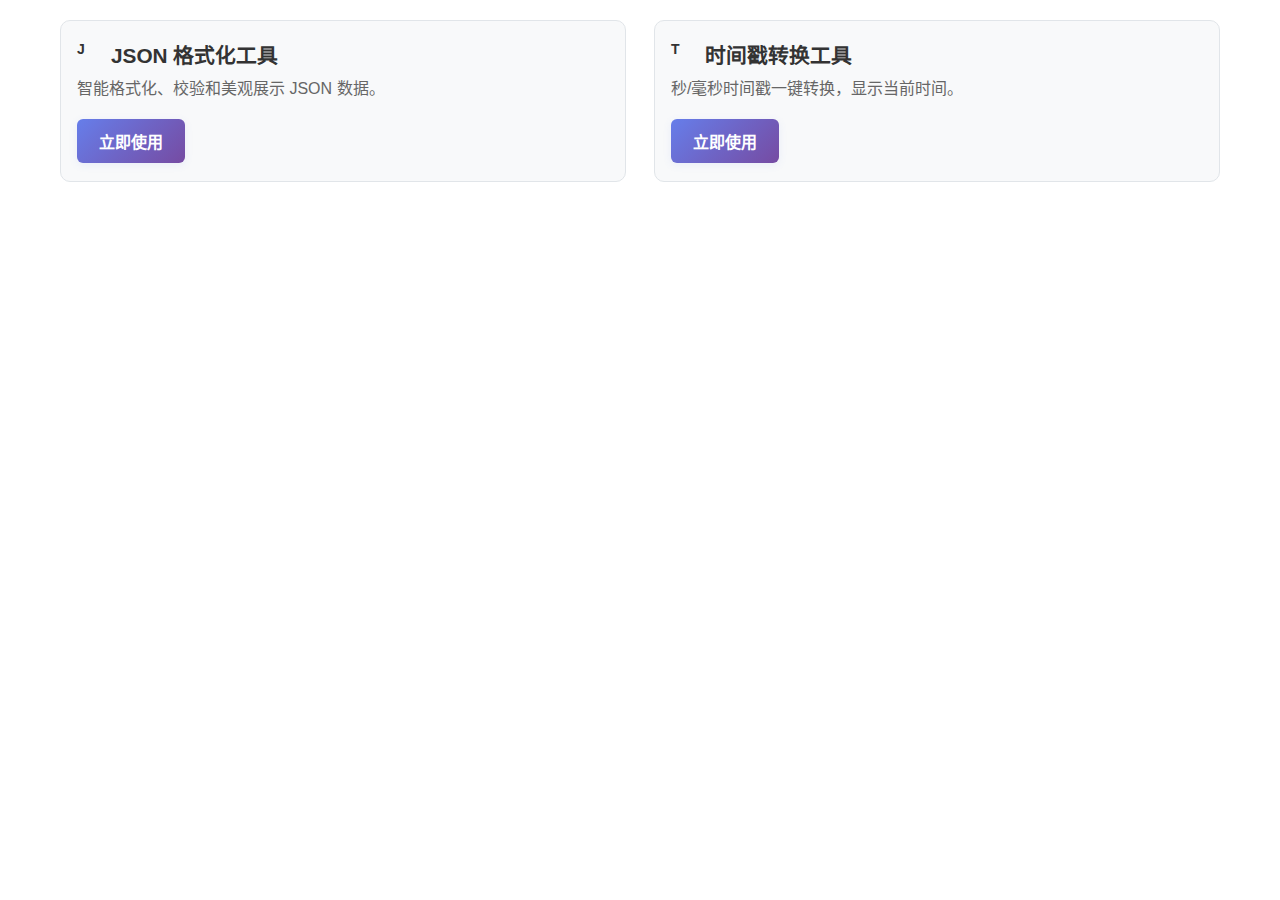
<file: index.html>
<!DOCTYPE html>
<html lang="zh-CN">
<head>
    <meta charset="UTF-8">
    <meta name="viewport" content="width=device-width, initial-scale=1.0">
    <title>工具集合</title>
    <style>
        * {
            margin: 0;
            padding: 0;
            box-sizing: border-box;
        }

        body {
            font-family: -apple-system, BlinkMacSystemFont, 'Segoe UI', Roboto, sans-serif;
            background: #fff;
            min-height: 100vh;
            padding: 20px;
        }

        .container {
            width: 100%;
            background: white;
            border-radius: 0;
            box-shadow: none;
            overflow: visible;
        }

        .header {
            background: linear-gradient(135deg, #667eea 0%, #764ba2 100%);
            color: white;
            padding: 40px 0 30px 0;
            text-align: center;
        }

        .header h1 {
            font-size: 2.5em;
            font-weight: 300;
            margin-bottom: 10px;
        }

        .header p {
            font-size: 1.1em;
            opacity: 0.9;
        }

        .tools-section {
            padding: 0 40px 40px 40px;
            display: grid;
            grid-template-columns: repeat(auto-fit, minmax(260px, 1fr));
            gap: 28px;
        }

        .tool-card {
            background: #f8f9fa;
            border-radius: 10px;
            padding: 18px 16px;
            margin-bottom: 0;
            border: 1.5px solid #e1e5e9;
            transition: all 0.3s ease;
            cursor: pointer;
            min-width: 0;
            display: flex;
            flex-direction: column;
            align-items: flex-start;
        }

        .tool-card:hover {
            border-color: #667eea;
            transform: translateY(-2px);
            box-shadow: 0 8px 25px rgba(102, 126, 234, 0.10);
        }

        .tool-title {
            font-size: 1.3em;
            font-weight: 700;
            color: #333;
            margin-bottom: 8px;
            display: flex;
            align-items: center;
        }

        .tool-icon {
            width: 26px;
            height: 26px;
            margin-right: 8px;
            font-size: 14px;
        }

        .tool-description {
            color: #666;
            line-height: 1.5;
            margin-bottom: 18px;
            font-size: 1em;
        }

        .tool-link {
            display: inline-block;
            background: linear-gradient(135deg, #667eea 0%, #764ba2 100%);
            color: #fff;
            text-decoration: none;
            padding: 10px 22px;
            border-radius: 6px;
            font-weight: 600;
            font-size: 1em;
            box-shadow: 0 2px 8px rgba(102, 126, 234, 0.10);
            transition: transform 0.2s, box-shadow 0.2s;
            margin-top: auto;
        }
        .tool-link:hover {
            transform: translateY(-2px) scale(1.04);
            box-shadow: 0 6px 18px rgba(102, 126, 234, 0.18);
        }

        .tool-features {
            display: none;
        }
    </style>
</head>
<body>
    <div class="container">
        <!-- <div class="header">
            <h1>工具集合</h1>
            <p>简单实用的在线工具，提升工作效率</p>
        </div>
         -->
        <div class="tools-section">
            <div class="tool-card" onclick="window.open('./bejson/index.html', '_blank')">
                <div class="tool-title">
                    <div class="tool-icon">J</div>
                    JSON 格式化工具
                </div>
                <p class="tool-description">
                    智能格式化、校验和美观展示 JSON 数据。
                </p>
                <a href="./bejson/index.html" class="tool-link" target="_blank">立即使用</a>
            </div>
            
            <div class="tool-card" onclick="window.open('./timer/index.html', '_blank')">
                <div class="tool-title">
                    <div class="tool-icon">T</div>
                    时间戳转换工具
                </div>
                <p class="tool-description">
                    秒/毫秒时间戳一键转换，显示当前时间。
                </p>
                <a href="./timer/index.html" class="tool-link" target="_blank">立即使用</a>
            </div>
        </div>
    </div>
</body>
</html>
</file>
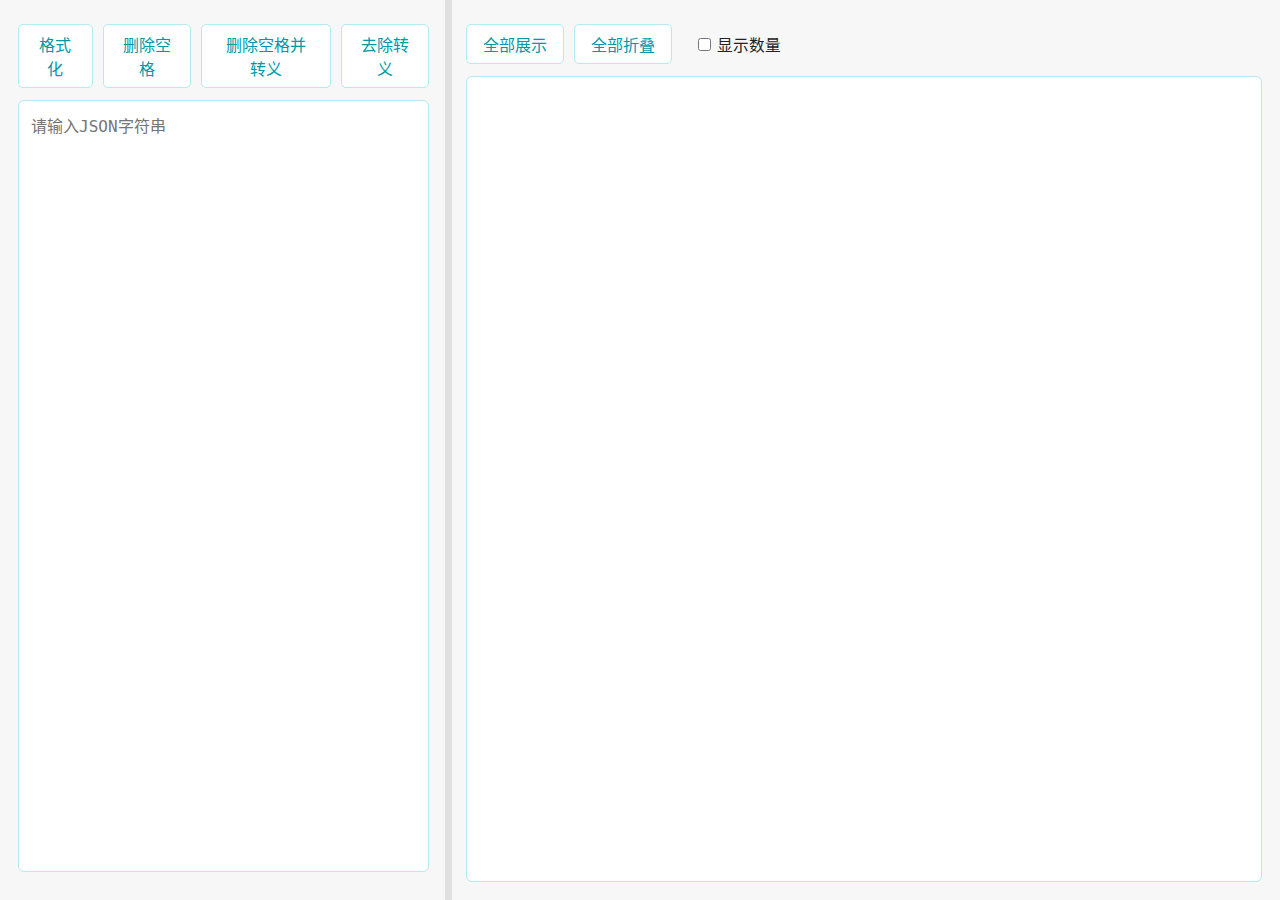
<file: bejson/index.html>
<!DOCTYPE html>
<html lang="zh-CN">
<head>
  <meta charset="UTF-8">
  <meta name="viewport" content="width=device-width, initial-scale=1.0">
  <link rel="stylesheet" href="style.css">
  <title>JSON格式化工具</title>
</head>
<body>
  <div class="container">
    <!-- 左侧输入区 -->
    <div class="left-panel">
      <div class="toolbar">
        <button id="formatBtn">格式化</button>
        <button id="removeSpaceBtn">删除空格</button>
        <button id="removeSpaceEscapeBtn">删除空格并转义</button>
        <button id="unescapeBtn">去除转义</button>
      </div>
      <div id="errorMsg" class="error-msg"></div>
      <textarea id="jsonInput" placeholder="请输入JSON字符串"></textarea>
    </div>
    <div class="drag-bar"></div>
    <!-- 右侧展示区 -->
    <div class="right-panel">
      <div class="toolbar">
        <button id="expandAllBtn">全部展示</button>
        <button id="collapseAllBtn">全部折叠</button>
        <label style="margin-left:12px;user-select:none;font-size:0.98em;display:flex;align-items:center;gap:3px;">
          <input type="checkbox" id="showCountCheckbox" style="vertical-align:middle;" /> 显示数量
        </label>
      </div>
      <div id="jsonTree" class="json-tree"></div>
    </div>
  </div>
  <script src="script.js"></script>
</body>
</html>
</file>
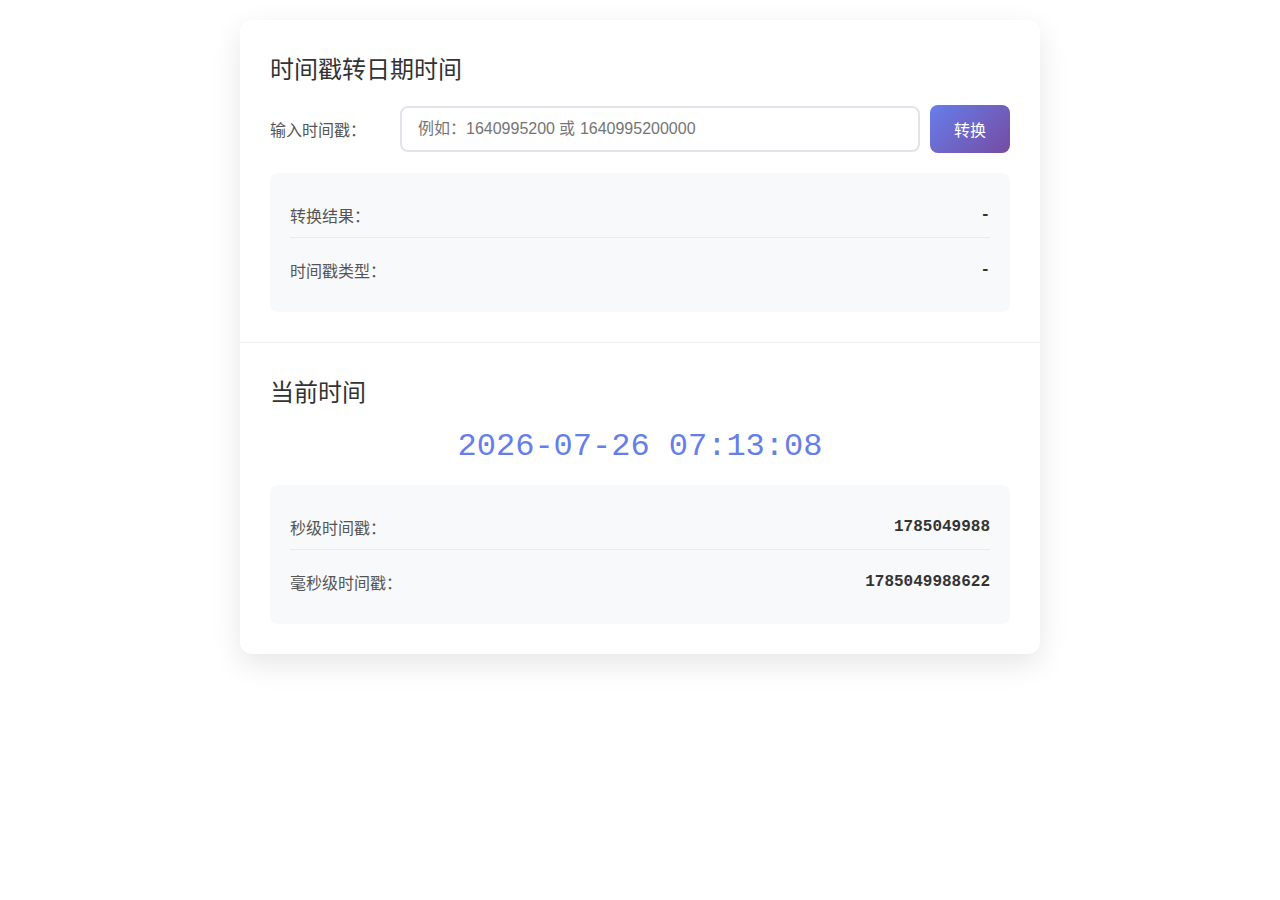
<file: timer/index.html>
<!DOCTYPE html>
<html lang="zh-CN">
<head>
    <meta charset="UTF-8">
    <meta name="viewport" content="width=device-width, initial-scale=1.0">
    <title>时间戳转换工具</title>
    <link rel="stylesheet" href="style.css">
</head>
<body>
    <div class="container">
        
        <div class="converter-section">
            <h2>时间戳转日期时间</h2>
            <div class="input-group">
                <label for="timestamp">输入时间戳：</label>
                <input type="text" id="timestamp" placeholder="例如：1640995200 或 1640995200000">
                <button onclick="convertTimestamp()">转换</button>
            </div>
            
            <div class="result" id="result">
                <div class="result-item">
                    <span class="label">转换结果：</span>
                    <span class="value" id="convertedTime">-</span>
                </div>
                <div class="result-item">
                    <span class="label">时间戳类型：</span>
                    <span class="value" id="timestampType">-</span>
                </div>
            </div>
        </div>

        <div class="converter-section">
            <h2>当前时间</h2>
            <div class="current-time" id="currentTime"></div>
            <div class="current-timestamp">
                <div class="timestamp-item">
                    <span class="label">秒级时间戳：</span>
                    <span class="value" id="currentSeconds">-</span>
                </div>
                <div class="timestamp-item">
                    <span class="label">毫秒级时间戳：</span>
                    <span class="value" id="currentMilliseconds">-</span>
                </div>
            </div>
        </div>
    </div>

    <script src="script.js"></script>
</body>
</html>
</file>
<file: bejson/style.css>
html, body {
  height: 100%;
  margin: 0;
  padding: 0;
  min-height: 100vh;
  font-family: 'Inter', 'PingFang SC', 'Hiragino Sans GB', 'Arial', sans-serif;
  background: #f7f7f7;
  color: #222;
}

.container {
  display: flex;
  flex-direction: row;
  height: 100vh;
  min-height: 400px;
  position: relative;
}

.left-panel, .right-panel {
  flex: 1 1 0;
  display: flex;
  flex-direction: column;
  padding: 24px 18px 18px 18px;
  box-sizing: border-box;
  height: 100%;
}

.left-panel {
  border-right: 1px solid #e0e0e0;
  flex: 0 0 35%;
  width: 35%;
  min-width: 120px;
}

.right-panel {
  flex: 0 0 65%;
  width: 65%;
  min-width: 120px;
}

.toolbar {
  display: flex;
  gap: 10px;
  margin-bottom: 12px;
}

.toolbar button {
  padding: 7px 16px;
  border: 1px solid #b2ebf2;
  border-radius: 5px;
  background: #fff;
  color: #0097a7;
  font-size: 1rem;
  cursor: pointer;
  transition: background 0.15s, border 0.15s;
}

.toolbar button:hover {
  background: #e0f7fa;
  border: 1px solid #0097a7;
}

#jsonInput {
  width: 100%;
  flex: 1 1 0;
  min-height: 0;
  resize: none;
  padding: 12px;
  font-size: 1rem;
  border: 1px solid #b2ebf2;
  border-radius: 6px;
  background: #fff;
  margin-bottom: 10px;
  outline: none;
  box-sizing: border-box;
}

#jsonInput:focus {
  border: 1px solid #0097a7;
  background: #f0fcfc;
}

.error-msg {
  color: #c62828;
  font-size: 0.98rem;
  min-height: 22px;
  margin-bottom: 6px;
  padding-left: 2px;
  display: none;
  align-items: center;
}

.error-msg.show {
  display: flex;
}

.error-msg::before {
  content: "⚠️ ";
  margin-right: 4px;
  font-size: 1em;
}

.json-tree {
  width: 100%;
  flex: 1 1 0;
  min-height: 0;
  background: #fff;
  border: 1px solid #b2ebf2;
  border-radius: 6px;
  padding: 14px 10px;
  overflow: auto;
  font-size: 1rem;
  box-sizing: border-box;
}

.tree-node {
  margin-left: 16px;
  position: relative;
  line-height: 1.7;
  font-size: 1em;
}

.tree-toggle-img {
  width: 16px;
  height: 16px;
  vertical-align: middle;
  margin-right: 2px;
  cursor: pointer;
}

.tree-type-img {
  width: 16px;
  height: 16px;
  vertical-align: middle;
  margin-right: 3px;
}

.tree-key {
  color: #0097a7;
  font-weight: 600;
  margin-right: 2px;
}

.tree-value-string {
  color: #43a047;
}

.tree-value-number {
  color: #ff9800;
}

.tree-value-boolean {
  color: #1976d2;
}

.tree-value-null {
  color: #757575;
}

.drag-bar {
  width: 7px;
  background: #e0e0e0;
  cursor: col-resize;
  height: 100%;
  position: absolute;
  left: 35%;
  top: 0;
  z-index: 9999;
  transition: background 0.2s;
  pointer-events: auto;
}

.drag-bar:hover {
  background: #b2ebf2;
}

.tree-count-label {
  color: #d9d6d6;
  font-weight: normal;
  margin-left: 4px;
  font-size: 0.98em;
}

@media (max-width: 900px) {
  .container {
    flex-direction: column;
    height: auto;
    min-height: 0;
  }
  .left-panel, .right-panel {
    min-height: 180px;
    padding: 14px 6px 10px 6px;
  }
  .left-panel {
    border-right: none;
    border-bottom: 1px solid #e0e0e0;
  }
  .drag-bar {
    display: none;
  }
}
</file>
<file: timer/style.css>
* {
    margin: 0;
    padding: 0;
    box-sizing: border-box;
}

body {
    font-family: -apple-system, BlinkMacSystemFont, 'Segoe UI', Roboto, sans-serif;
    background: #fff;
    min-height: 100vh;
    padding: 20px;
}

.container {
    max-width: 800px;
    margin: 0 auto;
    background: white;
    border-radius: 12px;
    box-shadow: 0 10px 30px rgba(0, 0, 0, 0.1);
    overflow: hidden;
}

h2 {
    color: #333;
    margin-bottom: 20px;
    font-size: 1.5em;
    font-weight: 500;
}

.converter-section {
    padding: 30px;
    border-bottom: 1px solid #eee;
}

.converter-section:last-child {
    border-bottom: none;
}

.input-group {
    display: flex;
    gap: 10px;
    margin-bottom: 20px;
    align-items: center;
    flex-wrap: wrap;
}

label {
    font-weight: 500;
    color: #555;
    min-width: 120px;
}

input[type="text"] {
    flex: 1;
    padding: 12px 16px;
    border: 2px solid #e1e5e9;
    border-radius: 8px;
    font-size: 16px;
    transition: border-color 0.3s ease;
    min-width: 200px;
}

input[type="text"]:focus {
    outline: none;
    border-color: #667eea;
}

button {
    background: linear-gradient(135deg, #667eea 0%, #764ba2 100%);
    color: white;
    border: none;
    padding: 12px 24px;
    border-radius: 8px;
    cursor: pointer;
    font-size: 16px;
    font-weight: 500;
    transition: transform 0.2s ease;
}

button:hover {
    transform: translateY(-2px);
}

.result {
    background: #f8f9fa;
    border-radius: 8px;
    padding: 20px;
    margin-top: 20px;
}

.result-item {
    display: flex;
    justify-content: space-between;
    align-items: center;
    margin-bottom: 10px;
    padding: 10px 0;
    border-bottom: 1px solid #e9ecef;
}

.result-item:last-child {
    margin-bottom: 0;
    border-bottom: none;
}

.label {
    font-weight: 500;
    color: #555;
}

.value {
    font-family: 'Courier New', monospace;
    color: #333;
    font-weight: 600;
}

.current-time {
    font-size: 2em;
    font-weight: 300;
    color: #667eea;
    text-align: center;
    margin-bottom: 20px;
    font-family: 'Courier New', monospace;
}

.current-timestamp {
    background: #f8f9fa;
    border-radius: 8px;
    padding: 20px;
}

.timestamp-item {
    display: flex;
    justify-content: space-between;
    align-items: center;
    margin-bottom: 10px;
    padding: 10px 0;
    border-bottom: 1px solid #e9ecef;
}

.timestamp-item:last-child {
    margin-bottom: 0;
    border-bottom: none;
}

@media (max-width: 600px) {
    .container {
        margin: 10px;
        border-radius: 8px;
    }
    
    h2 {
        font-size: 2em;
        padding: 20px;
    }
    
    .converter-section {
        padding: 20px;
    }
    
    .input-group {
        flex-direction: column;
        align-items: stretch;
    }
    
    input[type="text"] {
        min-width: auto;
    }
    
    .result-item,
    .timestamp-item {
        flex-direction: column;
        align-items: flex-start;
        gap: 5px;
    }
    
    .current-time {
        font-size: 1.5em;
    }
}
</file>
